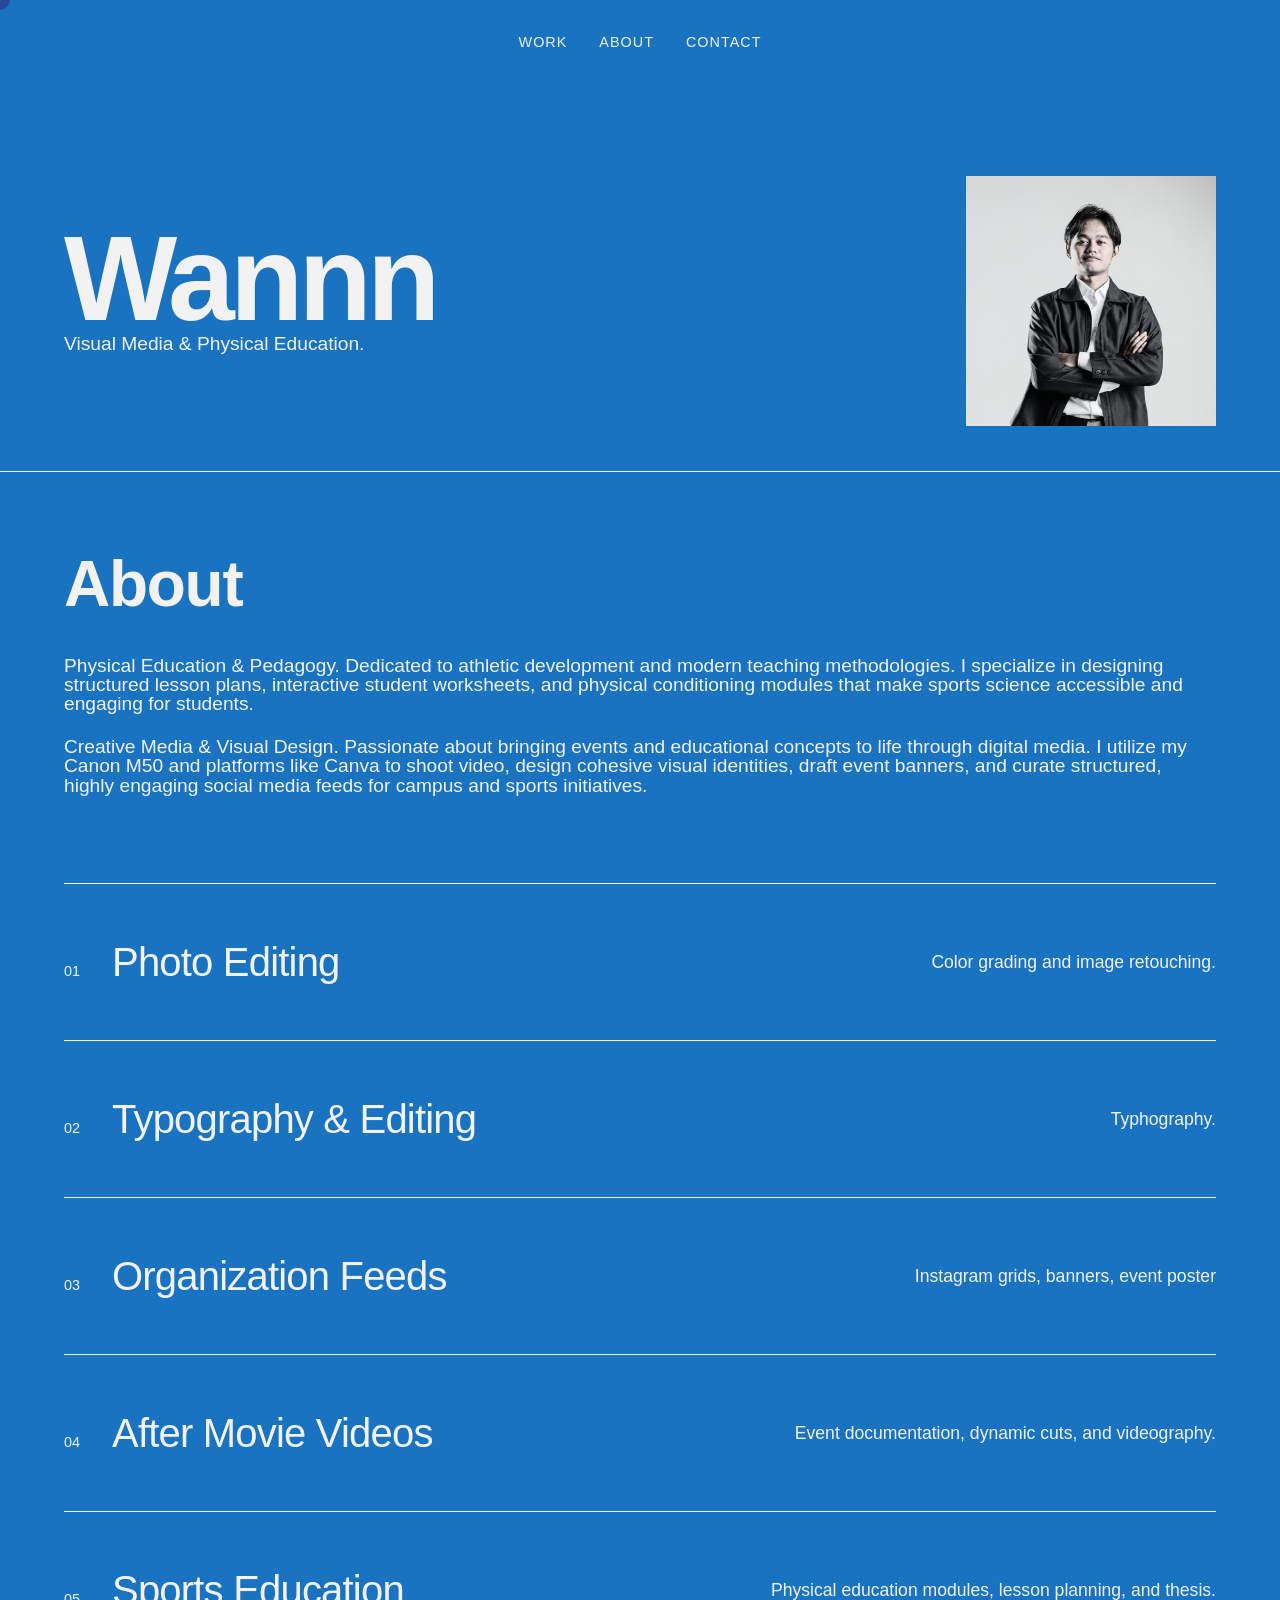
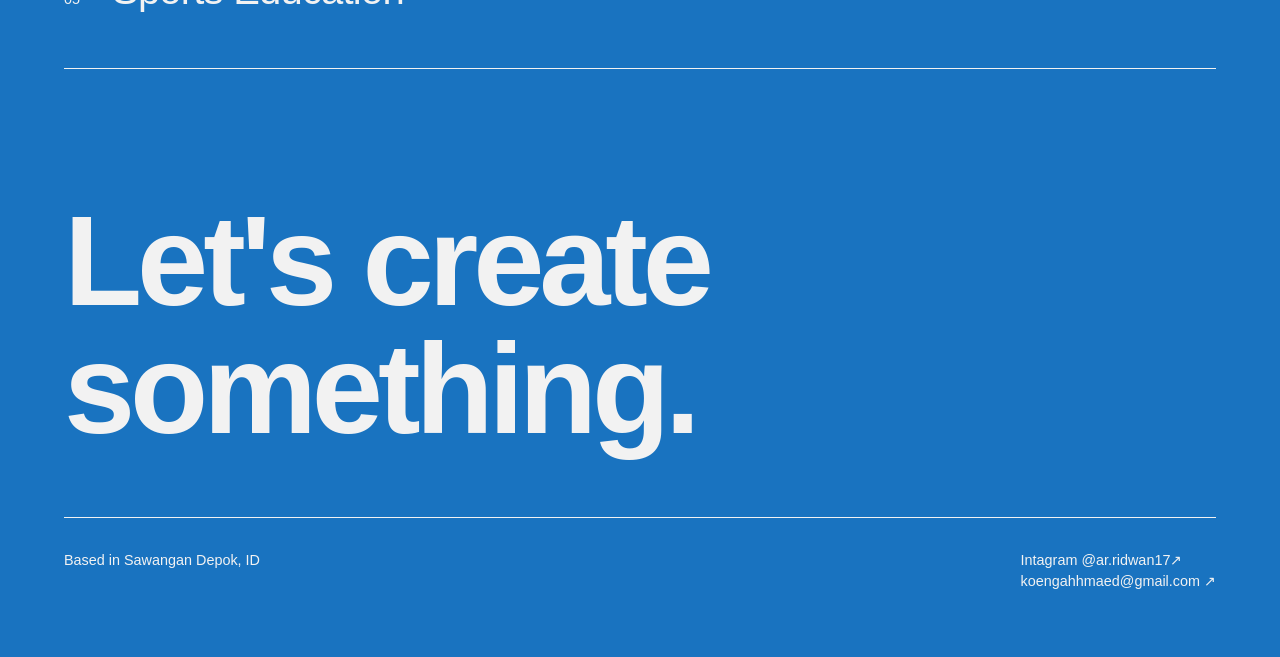
<file: index.html>
<!DOCTYPE html>
<html lang="en">
<head>
    <meta charset="UTF-8">
    <meta name="viewport" content="width=device-width, initial-scale=1.0">
    <title>Ridwan | Portfolio</title>
    <link rel="icon" href="data:image/svg+xml,<svg xmlns='http://www.w3.org/2000/svg' viewBox='0 0 100 100'><rect width='100' height='100' fill='black'/><text y='.8em' x='.2em' font-size='80' font-family='sans-serif' font-weight='bold' fill='white'>W</text></svg>">
    <link rel="stylesheet" href="style.css">
</head>
<body>
    <nav class="minimal-nav">
        <!-- The invisible audio player -->
        <audio id="bg-music" loop>
            <source src="background-music.mp3" type="audio/mpeg">
        </audio>

        <a href="#work">Work</a>
        <a href="#about">About</a>
        <a href="#contact">Contact</a>
    </nav>

    <header class="hero">
        <div class="hero-text">
            <h1>Wannn</h1>
            <p>Visual Media & Physical Education.</p>
        </div>
        <div class="cursor" id="custom-cursor"></div>
        
        <!-- Make sure to name your image file exactly like this, or change this text to match your file -->
        <img src="profile-square.png" alt="Wannn Profile" class="hero-image">
    </header>

<!-- About Section -->
    <section id="about" class="about-section">
        <div class="about-title">
            <h2>About</h2>
        </div>
        <div class="about-content">
            <p>Physical Education & Pedagogy.
            Dedicated to athletic development and modern teaching methodologies. I specialize in designing structured lesson plans, interactive student worksheets, and physical conditioning modules that make sports science accessible and engaging for students.</p>
            <p>Creative Media & Visual Design.
            Passionate about bringing events and educational concepts to life through digital media. I utilize my Canon M50 and platforms like Canva to shoot video, design cohesive visual identities, draft event banners, and curate structured, highly engaging social media feeds for campus and sports initiatives.</p>
        </div>
    </section>

    <section id="work" class="work-list">
        
        <!-- Category 01 -->
        <a href="photo-editing.html" class="work-item">
            <div class="work-meta">
                <span class="work-number">01</span>
                <h2>Photo Editing</h2>
            </div>
            <p class="work-desc">Color grading and image retouching.</p>
        </a>

        <!-- Category 02 -->
        <a href="typography.html" class="work-item">
            <div class="work-meta">
                <span class="work-number">02</span>
                <h2>Typography & Editing</h2>
            </div>
            <p class="work-desc">Typhography.</p>
        </a>

        <!-- Category 03 -->
        <a href="ig-feeds.html" class="work-item">
            <div class="work-meta">
                <span class="work-number">03</span>
                <h2>Organization Feeds</h2>
            </div>
            <p class="work-desc">Instagram grids, banners, event poster</p>
        </a>

        <!-- Category 04 -->
        <a href="after-movie-videos.html" class="work-item">
            <div class="work-meta">
                <span class="work-number">04</span>
                <h2>After Movie Videos</h2>
            </div>
            <p class="work-desc">Event documentation, dynamic cuts, and videography.</p>
        </a>

        <!-- Category 05 -->
        <a href="sport-education.html" class="work-item">
            <div class="work-meta">
                <span class="work-number">05</span>
                <h2>Sports Education</h2>
            </div>
            <p class="work-desc">Physical education modules, lesson planning, and thesis.</p>
        </a>

    </section>

    <footer id="contact" class="minimal-footer reveal">
        <h2 class="massive-cta">Let's create something.</h2>
        <div class="footer-grid">
            <p>Based in Sawangan Depok, ID</p>
            <div class="contact-links">
                <a href="https://instagram.com/ar.ridwan17" target="_blank">Intagram @ar.ridwan17↗</a>
                <a href="mailto:koengahhmaed@gmail.com">koengahhmaed@gmail.com ↗</a>
            </div>
        </div>
    </footer>
<script>
        const music = document.getElementById("bg-music");
        
        // This listens for the very first click ANYWHERE on the website
        document.body.addEventListener("click", function startMusic() {
            music.play();
            
            // Once the music starts, this removes the invisible trigger 
            // so it doesn't keep trying to restart the song on every click
            document.body.removeEventListener("click", startMusic);
        });

        // --- CUSTOM CURSOR ENGINE ---
        const cursor = document.getElementById('custom-cursor');
        // Tell the cursor what elements it should react to
        const interactiveElements = document.querySelectorAll('a, button, .gallery-img, h1');

        document.addEventListener('mousemove', (e) => {
            cursor.style.left = e.clientX + 'px';
            cursor.style.top = e.clientY + 'px';
        });

        interactiveElements.forEach(el => {
            el.addEventListener('mouseenter', () => cursor.classList.add('hovered'));
            el.addEventListener('mouseleave', () => cursor.classList.remove('hovered'));
        });

        // --- SCROLL REVEAL ENGINE ---
        // This watches the screen and triggers the animation when a section comes into view
        const observer = new IntersectionObserver((entries) => {
            entries.forEach(entry => {
                if (entry.isIntersecting) {
                    entry.target.classList.add('active');
                }
            });
        }, { threshold: 0.15 }); // Triggers when 15% of the section is visible

        const hiddenElements = document.querySelectorAll('.reveal');
        hiddenElements.forEach((el) => observer.observe(el));
    </script>
</body>
</file>
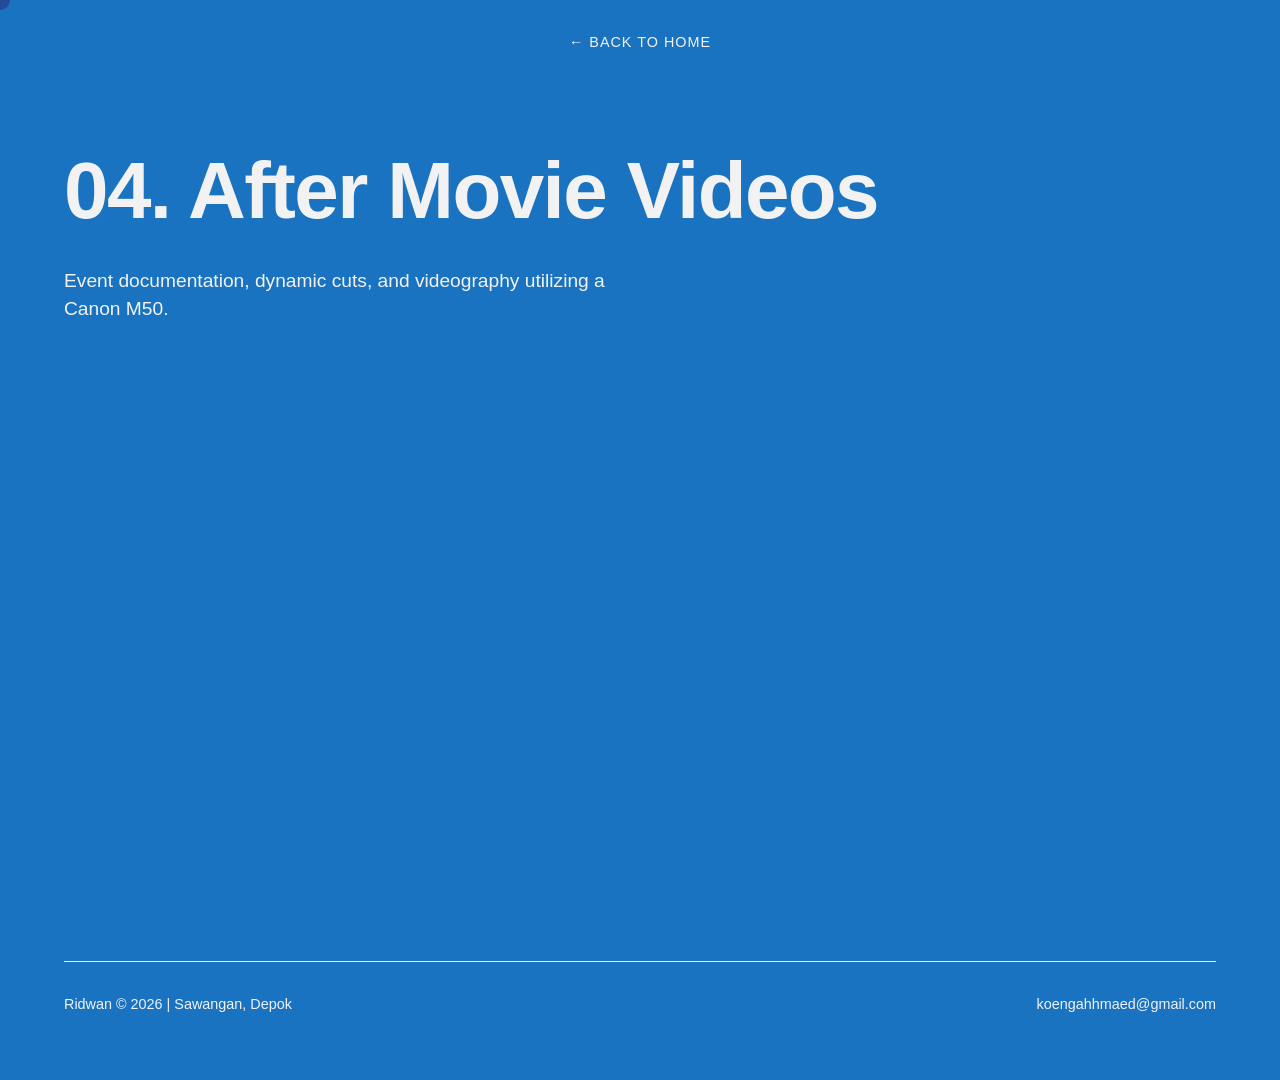
<file: after-movies-videos.html>
<!DOCTYPE html>
<html lang="en">
<head>
    <meta charset="UTF-8">
    <meta name="viewport" content="width=device-width, initial-scale=1.0">
    <title>After Movie Videos | Ridwan.</title>
    <link rel="stylesheet" href="style.css">
</head>
<body>
    <div class="cursor" id="custom-cursor"></div>
    <nav class="minimal-nav">
        <a href="index.html">← Back to Home</a>
    </nav>

    <header class="project-header">
        <h1>04. After Movie Videos</h1>
        <p>Event documentation, dynamic cuts, and videography utilizing a Canon M50.</p>
    </header>

    <section class="project-gallery">
        
        <!-- Video 1 -->
        <div class="video-wrapper">
            <!-- PASTE YOUR YOUTUBE IFRAME HERE -->
            <iframe width="560" height="315" src="https://www.youtube.com/embed/YOUR_VIDEO_ID" title="YouTube video player" frameborder="0" allow="accelerometer; autoplay; clipboard-write; encrypted-media; gyroscope; picture-in-picture" allowfullscreen></iframe>
        </div>

        <!-- Video 2 (If you have more than one) -->
        <div class="video-wrapper">
             <iframe width="560" height="315" src="https://www.youtube.com/embed/ANOTHER_VIDEO_ID" title="YouTube video player" frameborder="0" allowfullscreen></iframe>
        </div>

    </section>

    <footer class="minimal-footer">
        <div class="footer-grid">
            <p>Ridwan © 2026 | Sawangan, Depok</p>
            <a href="mailto:koengahhmaed@gmail.com">koengahhmaed@gmail.com</a>
        </div>
    </footer>
    <script>
        const cursor = document.getElementById('custom-cursor');
        const interactiveElements = document.querySelectorAll('a, button, .gallery-img, h1');

        document.addEventListener('mousemove', (e) => {
            cursor.style.left = e.clientX + 'px';
            cursor.style.top = e.clientY + 'px';
        });

        interactiveElements.forEach(el => {
            el.addEventListener('mouseenter', () => cursor.classList.add('hovered'));
            el.addEventListener('mouseleave', () => cursor.classList.remove('hovered'));
        });
    </script>
</body>
</html>
</file>
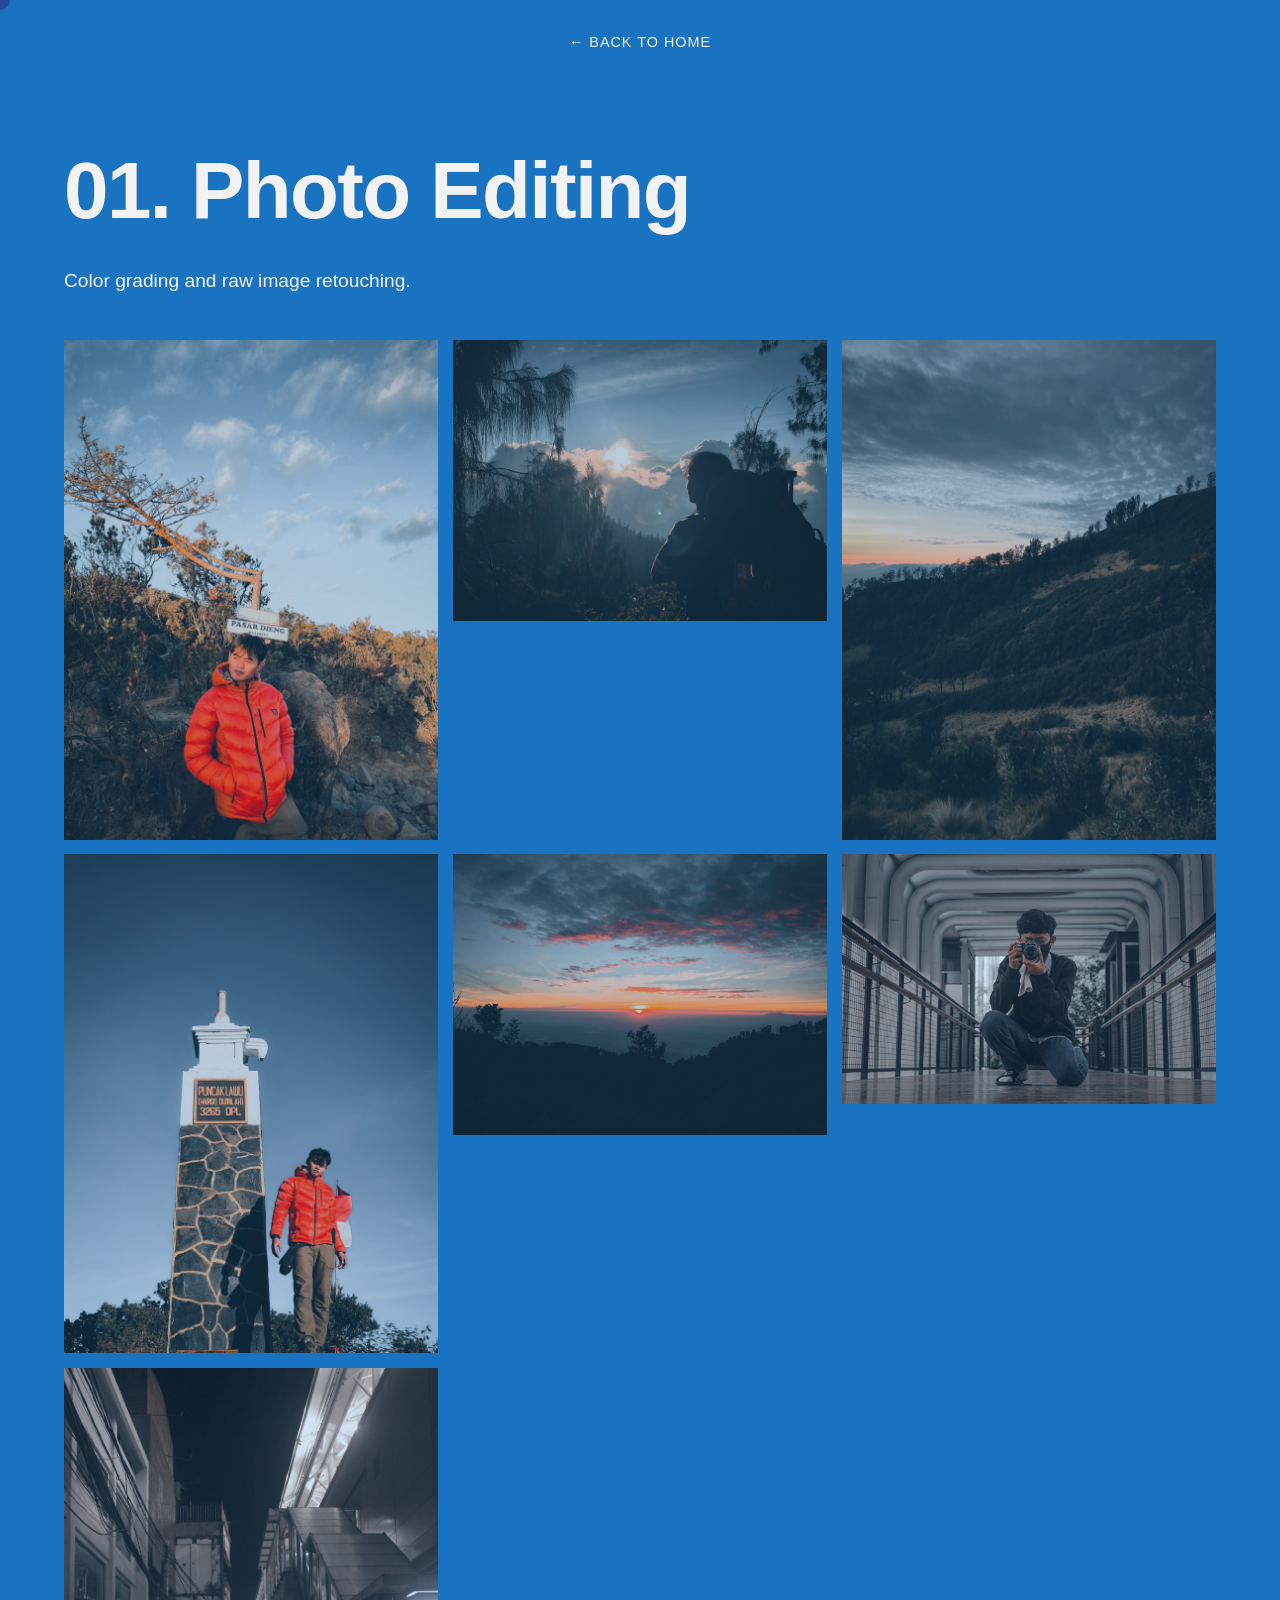
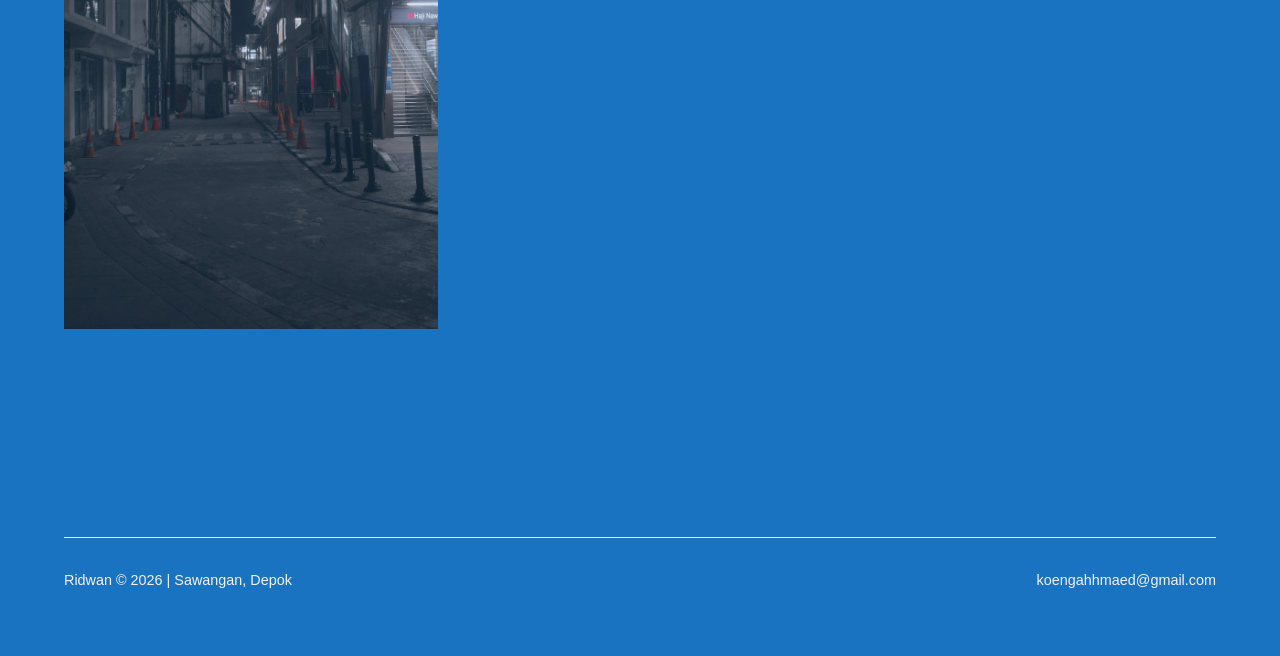
<file: photo-editing.html>
<!DOCTYPE html>
<html lang="en">
<head>
    <meta charset="UTF-8">
    <meta name="viewport" content="width=device-width, initial-scale=1.0">
    <title>Photo Editing | Ridwan.</title>
    <link rel="stylesheet" href="style.css">
</head>
<body>
    <div class="cursor" id="custom-cursor"></div>
    <nav class="minimal-nav">
        <a href="index.html">← Back to Home</a>
    </nav>

    <header class="project-header">
        <h1>01. Photo Editing</h1>
        <p>Color grading and raw image retouching.</p>
    </header>

    <section class="project-gallery">
        <!-- Change 'photo-1.jpg' if your file name is different -->
        <img src="photo-edit-1.jpg" alt="Photo edit example 1" class="gallery-img">
        
        <!-- Change 'photo-2.jpg' to your second image -->
        <img src="photo-edit-2.jpg" alt="Photo edit example 2" class="gallery-img">

        <img src="photo-edit-3.jpg" alt="Photo edit example 3" class="gallery-img">

        <img src="photo-edit-4.jpg" alt="Photo edit example 4" class="gallery-img">

        <img src="photo-edit-5.jpg" alt="Photo edit example 5" class="gallery-img">

        <img src="photo-edit-6.jpg" alt="Photo edit example 6" class="gallery-img">

        <img src="photo-edit-7.jpg" alt="Photo edit example 7" class="gallery-img">
    </section>

    <footer class="minimal-footer">
        <div class="footer-grid">
            <p>Ridwan © 2026 | Sawangan, Depok</p>
            <a href="mailto:koengahhmaed@gmail.com">koengahhmaed@gmail.com</a>
        </div>
    </footer>
    <script>
        const cursor = document.getElementById('custom-cursor');
        const interactiveElements = document.querySelectorAll('a, button, .gallery-img, h1');

        document.addEventListener('mousemove', (e) => {
            cursor.style.left = e.clientX + 'px';
            cursor.style.top = e.clientY + 'px';
        });

        interactiveElements.forEach(el => {
            el.addEventListener('mouseenter', () => cursor.classList.add('hovered'));
            el.addEventListener('mouseleave', () => cursor.classList.remove('hovered'));
        });
    </script>
</body>
</html>
</file>
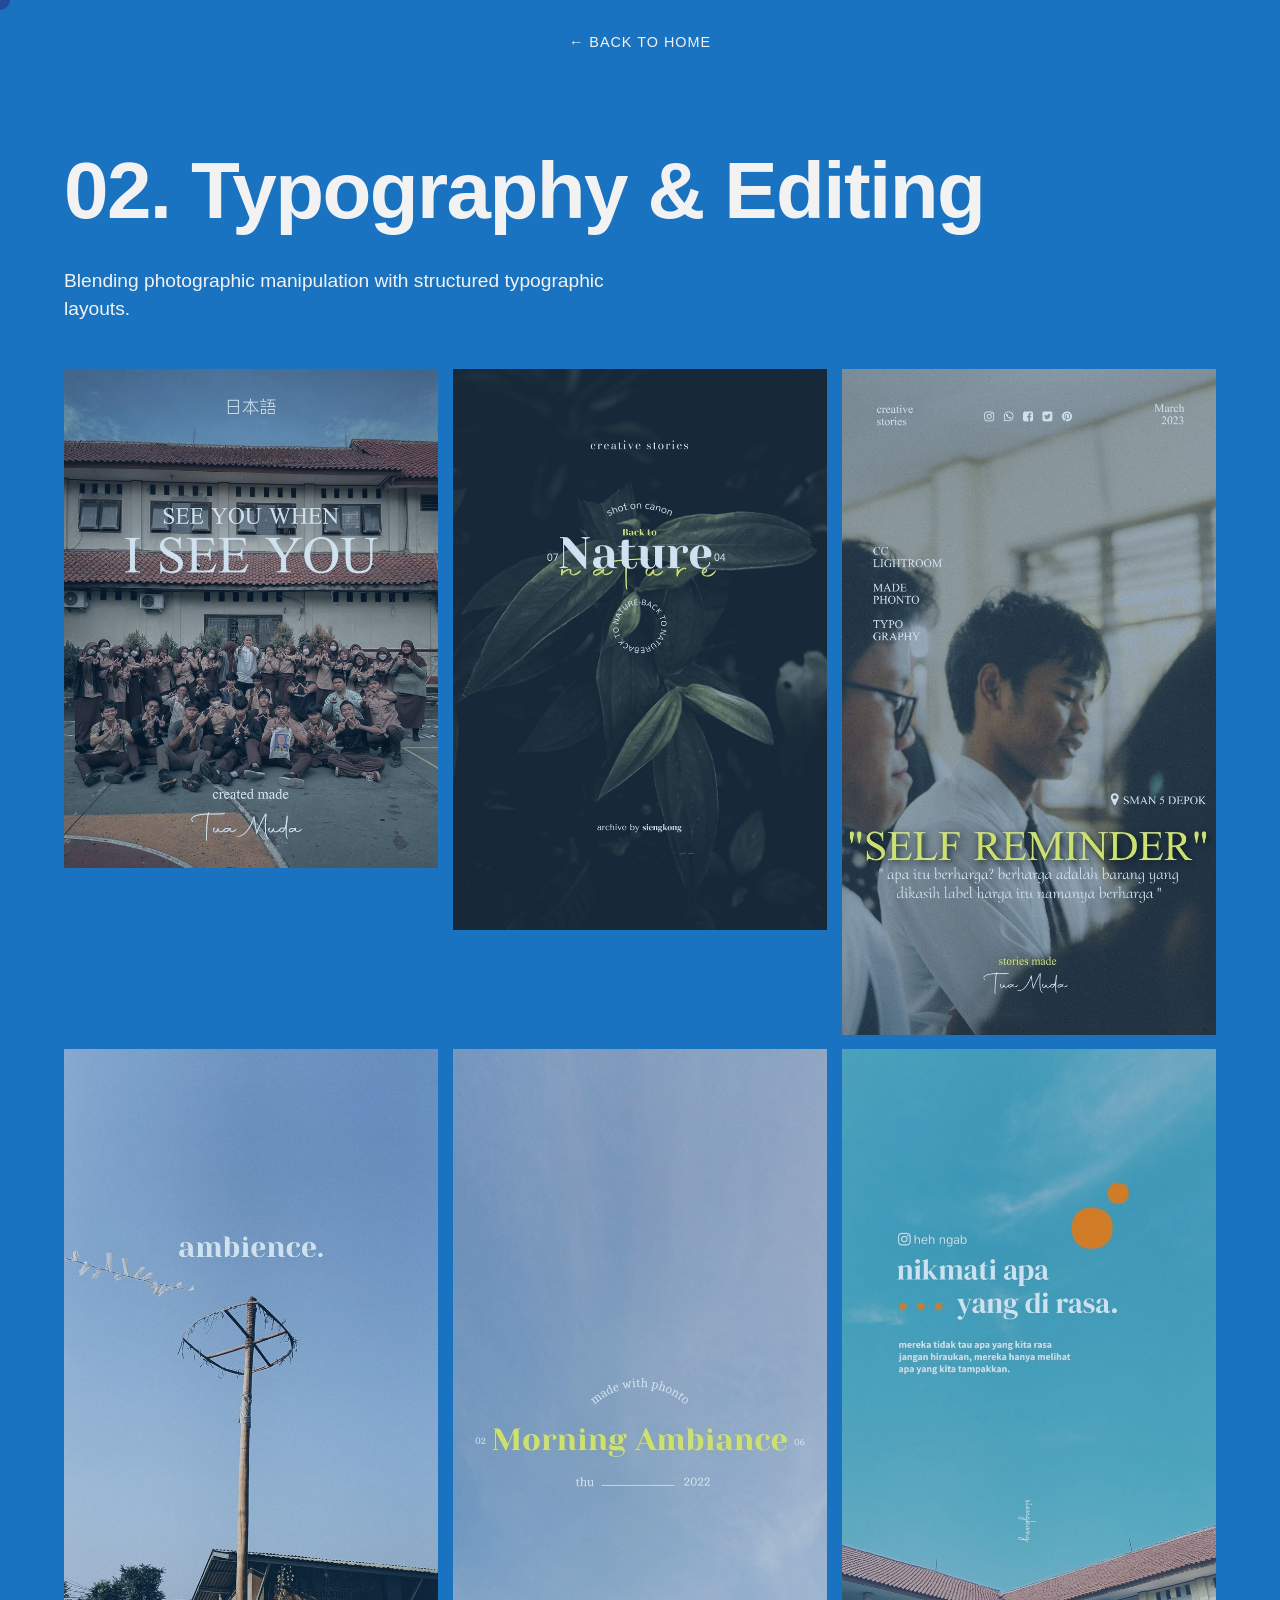
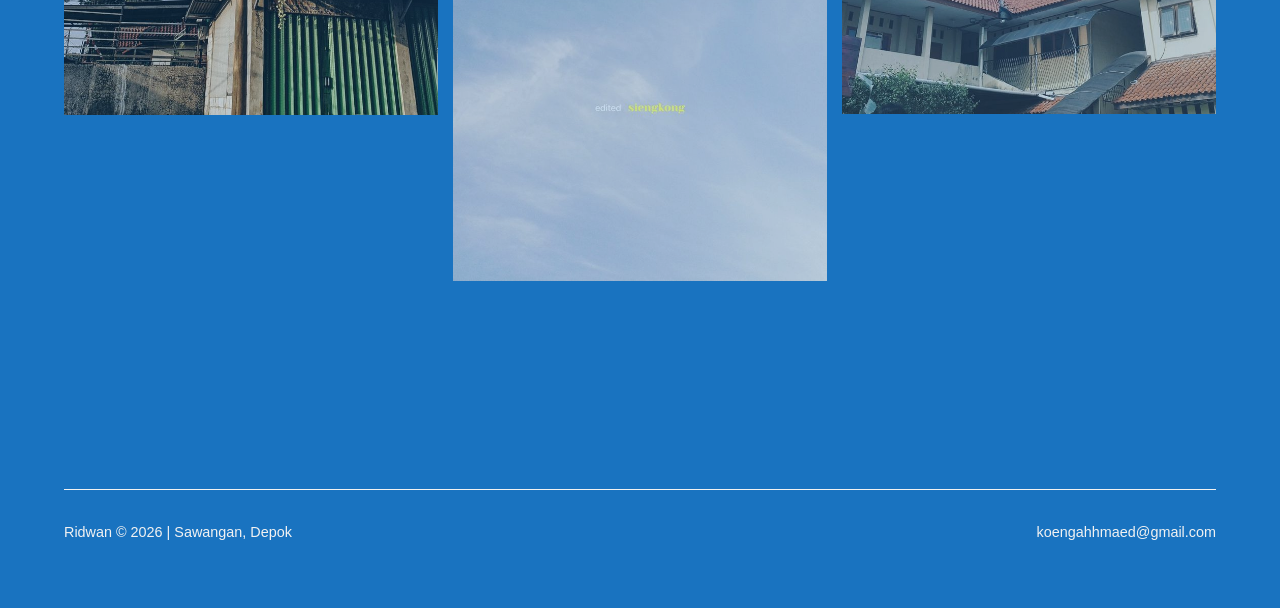
<file: typography.html>
<!DOCTYPE html>
<html lang="en">
<head>
    <meta charset="UTF-8">
    <meta name="viewport" content="width=device-width, initial-scale=1.0">
    <title>Typography & Editing | Ridwan.</title>
    <link rel="stylesheet" href="style.css">
</head>
<body>
    <div class="cursor" id="custom-cursor"></div>
    <nav class="minimal-nav">
        <a href="index.html">← Back to Home</a>
    </nav>

    <header class="project-header">
        <h1>02. Typography & Editing</h1>
        <p>Blending photographic manipulation with structured typographic layouts.</p>
    </header>

    <section class="project-gallery">
        <!-- Change 'typo-1.jpg' if your file name is different -->
        <img src="Typo-Edit-1.jpg" alt="Typography design over edited photo 1" class="gallery-img">
        
        <!-- Change 'typo-2.jpg' to your second image -->
        <img src="Typo-Edit-2.jpg" alt="Typography design over edited photo 2" class="gallery-img">

        <img src="Typo-Edit-3.jpg" alt="Typography design over edited photo 3" class="gallery-img">

        <img src="Typo-Edit-4.jpg" alt="Typography design over edited photo 4" class="gallery-img">

        <img src="Typo-Edit-5.jpg" alt="Typography design over edited photo 5" class="gallery-img">

        <img src="Typo-Edit-6.jpg" alt="Typography design over edited photo 6" class="gallery-img">
    </section>

    <footer class="minimal-footer">
        <div class="footer-grid">
            <p>Ridwan © 2026 | Sawangan, Depok</p>
            <a href="mailto:koengahhmaed@gmail.com">koengahhmaed@gmail.com</a>
        </div>
    </footer>
    <script>
        const cursor = document.getElementById('custom-cursor');
        const interactiveElements = document.querySelectorAll('a, button, .gallery-img, h1');

        document.addEventListener('mousemove', (e) => {
            cursor.style.left = e.clientX + 'px';
            cursor.style.top = e.clientY + 'px';
        });

        interactiveElements.forEach(el => {
            el.addEventListener('mouseenter', () => cursor.classList.add('hovered'));
            el.addEventListener('mouseleave', () => cursor.classList.remove('hovered'));
        });
    </script>   
</body>
</html>
</file>
<file: style.css>
/* Reset & Base Settings */
html {
    scroll-behavior: smooth;
}

* {
    margin: 0;
    padding: 0;
    box-sizing: border-box;
    font-family: 'Helvetica Neue', Helvetica, Arial, sans-serif;
}

body {
    background-color: #1973c0; /* Deep charcoal, almost black */
    color: #f2f2f2; /* Soft off-white for text */
    line-height: 1.5;
    -webkit-font-smoothing: antialiased;
}

/* Minimal Navigation */
.minimal-nav {
    display: flex;
    justify-content: center;
    padding: 2rem 5%;
    gap: 2rem;
}

.minimal-nav a {
    color: #f2f2f2;
    text-decoration: none;
    font-size: 0.9rem;
    text-transform: uppercase;
    letter-spacing: 1px;
    transition: color 0.3s;
}

.minimal-nav a:hover {
    color: #f2f2f2;
}

/* Update your existing hero section */
.hero-text h1 {
    font-size: 120px !important; /* Change this number to test */
    letter-spacing: -0.04em;
    line-height: 0.6;
    margin-bottom: 1rem;
    color: #f2f2f2;
}

.hero-text p {
    font-size: 1.2rem;
    color: #f2f2f2;
    max-width: 600px;
    margin-top: 0.5rem;
}

.hero {
    padding: 10vh 5% 5vh 5%;
    border-bottom: 1px solid #f2f2f2;
    
    /* These three lines are the magic that pushes the image to the right */
    display: flex; 
    justify-content: space-between; 
    align-items: center; 
}

/* Add this new rule for the square image */
.hero-image {
    width: 250px;
    height: 250px;
    object-fit: cover; /* This forces the image to be a perfect square without stretching */
    filter: grayscale(10%); /* Optional: Turns the photo black and white for a high-contrast look against the red */
}

/* The Work List (Index Style) */
.work-list {
    padding: 0 5%;
}

.work-item {
    display: flex;
    flex-direction: row;
    justify-content: space-between;
    align-items: center;
    padding: 3rem 0;
    border-bottom: 1px solid #f2f2f2;
    text-decoration: none;
    color: inherit;
    transition: all 0.3s ease;
}

.work-item:hover {
    background-color: #161616;
    padding-left: 2rem; /* Creates a smooth slide effect on hover */
    padding-right: 2rem;
}

.work-meta {
    display: flex;
    align-items: baseline;
    gap: 2rem;
    flex: 1;
}

.work-number {
    font-size: 0.9rem;
    color: #f2f2f2;
}

.work-item h2 {
    font-size: 2.5rem;
    font-weight: 500;
    letter-spacing: -0.02em;
}

.work-desc {
    flex: 1;
    text-align: right;
    color: #f2f2f2;
    font-size: 1.1rem;
}

/* About Section */
.about-section {
    margin: 0 5%;
    padding: 6rem 0;
    border-bottom: 1px solid #f2f2f2; /* Matches the crisp lines of your design */
    display: grid;
    grid-template-columns: 1fr 2fr; /* Creates a 1/3 and 2/3 column layout */
    gap: 3rem;
    align-items: start;
}

.about-title h2 {
    font-size: clamp(2rem, 5vw, 5rem); /* Keeps the typography massive but responsive */
    font-weight: 600;
    letter-spacing: -0.02em;
}

.about-content p {
    font-size: 1.2rem;
    line-height: 1.6;
    color: #f2f2f2;
}

.about-content p {
    font-size: 120px;
    line-height: 1;
    margin-bottom: 1.5rem;
    /* Uses slightly thinner font weight if available to contrast with the bold headings */
    font-weight: 400; 
}


/* Minimalist Footer */
.minimal-footer {
    padding: 4rem 5%;
}

.footer-grid {
    display: flex;
    justify-content: space-between;
    border-top: 1px solid #f2f2f2;
    padding-top: 2rem;
    color: #f2f2f2;
    font-size: 0.9rem;
}

.footer-grid a {
    color: #f2f2f2;
    text-decoration: none;
}

.footer-grid a:hover {
    text-decoration: underline;
}

@media (max-width: 768px) {
    /* Stack the image above the text on small screens */
    .hero {
        flex-direction: column-reverse;
        align-items: flex-start;
    }
    
    /* Make the square a bit smaller for phones */
    .hero-image {
        width: 150px;
        height: 150px;
        margin-bottom: 2rem;
    }
    
    /* ... keep your other mobile rules here ... */
}

/* Stacks the About section on mobile */
    .about-section {
        grid-template-columns: 1fr;
        gap: 1.5rem;
        padding: 4rem 0%;
    }
    
    .about-content p {
        font-size: 1.2rem; /* Shrinks the text slightly for phone screens */
    }

/* Project Page Specifics */
.project-header {
    padding: 5vh 5% 5vh 5%;
}

.project-header h1 {
    font-size: clamp(4rem, 10vw, 5rem);
    color: #f2f2f2;
    margin-bottom: 1rem;
    letter-spacing: -0.02em;
}

.project-header p {
    font-size: 1.2rem;
    color: #f2f2f2;
    max-width: 600px;
}

/* 1. Make the space tight between images */
.project-gallery {
    padding: 0 5% 5rem 5%;
    display: grid; 
    grid-template-columns: repeat(auto-fit, minmax(300px, 1fr)); 
    gap: 0.9rem; /* CHANGED: Reduced from 2rem to 0.5rem for a very tight fit */
    align-items: start;
}

/* 2. Base state for the images */
.gallery-img {
    width: 100%;
    height: auto;
    display: block;
    opacity: 0.8; /* Slightly dimmed by default */
    position: relative; /* Required for z-index to work on hover */
    /* This transition line controls how smooth the animation feels */
    transition: transform 0.4s ease, opacity 0.4s ease, box-shadow 0.4s ease; 
}

/* 3. The Animation: What happens when the cursor touches it */
.gallery-img:hover {
    opacity: 1; /* Lights up to full brightness */
    transform: scale(1.05); /* Zooms the image in by 5% */
    box-shadow: 0 15px 30px rgba(0,0,0,0.8); /* Adds a dark shadow underneath for depth */
    z-index: 10; /* Ensures the zoomed image pops OVER the tight images next to it */
    cursor: crosshair; /* Optional: Changes the mouse pointer for a cool brutalist detail */
}

/* Responsive YouTube Video Wrapper */
.video-wrapper {
    position: relative;
    padding-bottom: 56.25%; /* 16:9 Aspect Ratio */
    height: 0;
    overflow: hidden;
    width: 100%;
    margin-bottom: 4rem; /* Matches the gap between your images */
}

.video-wrapper iframe {
    position: absolute;
    top: 0;
    left: 0;
    width: 100%;
    height: 100%;
    border: none; /* Removes the ugly default border */
}

.contact-links {
    display: grid;
    gap:0rem; /* Creates a nice gap between Instagram and Email */
}

/* =========================================
   PRO UPGRADES: CURSOR, REVEAL, & FOOTER CTA
   ========================================= */

/* 1. Hide the default mouse pointer everywhere */
* {
    cursor: none !important; 
}

/* 2. The Custom Geometric Cursor */
.cursor {
    position: fixed;
    top: 0;
    left: 0;
    width: 20px;
    height: 20px;
    background-color: #3e2929;
    border-radius: 50%; /* Makes it a circle */
    pointer-events: none; /* Lets you click through it */
    z-index: 9999; /* Keeps it on top of everything */
    transform: translate(-50%, -50%);
    transition: transform 0.2s ease;
    mix-blend-mode: difference; /* MAGIC: Inverts colors when moving over text/images! */
}

/* How the cursor looks when hovering over links */
.cursor.hovered {
    transform: translate(-50%, -50%) scale(2); /* Blows up 2x in size */ 
    background-color: rgba(255, 255, 255, 0.2);
}

/* 3. Scroll Reveal Settings */
.reveal {
    opacity: 0;
    transform: translateY(50px); /* Starts 50px lower */
    transition: all 0.8s ease-out; /* Smooth glide */
}

.reveal.active {
    opacity: 1;
    transform: translateY(0); /* Glides into place */
}

/* 4. Massive Footer Typography */
.minimal-footer {
    padding: 8rem 5% 4rem 5%;
}

.massive-cta {
    font-size: clamp(3rem, 10vw, 8rem);
    letter-spacing: -0.04em;
    line-height: 1;
    margin-bottom: 4rem;
    color: #f2f2f2;
}
</file>
